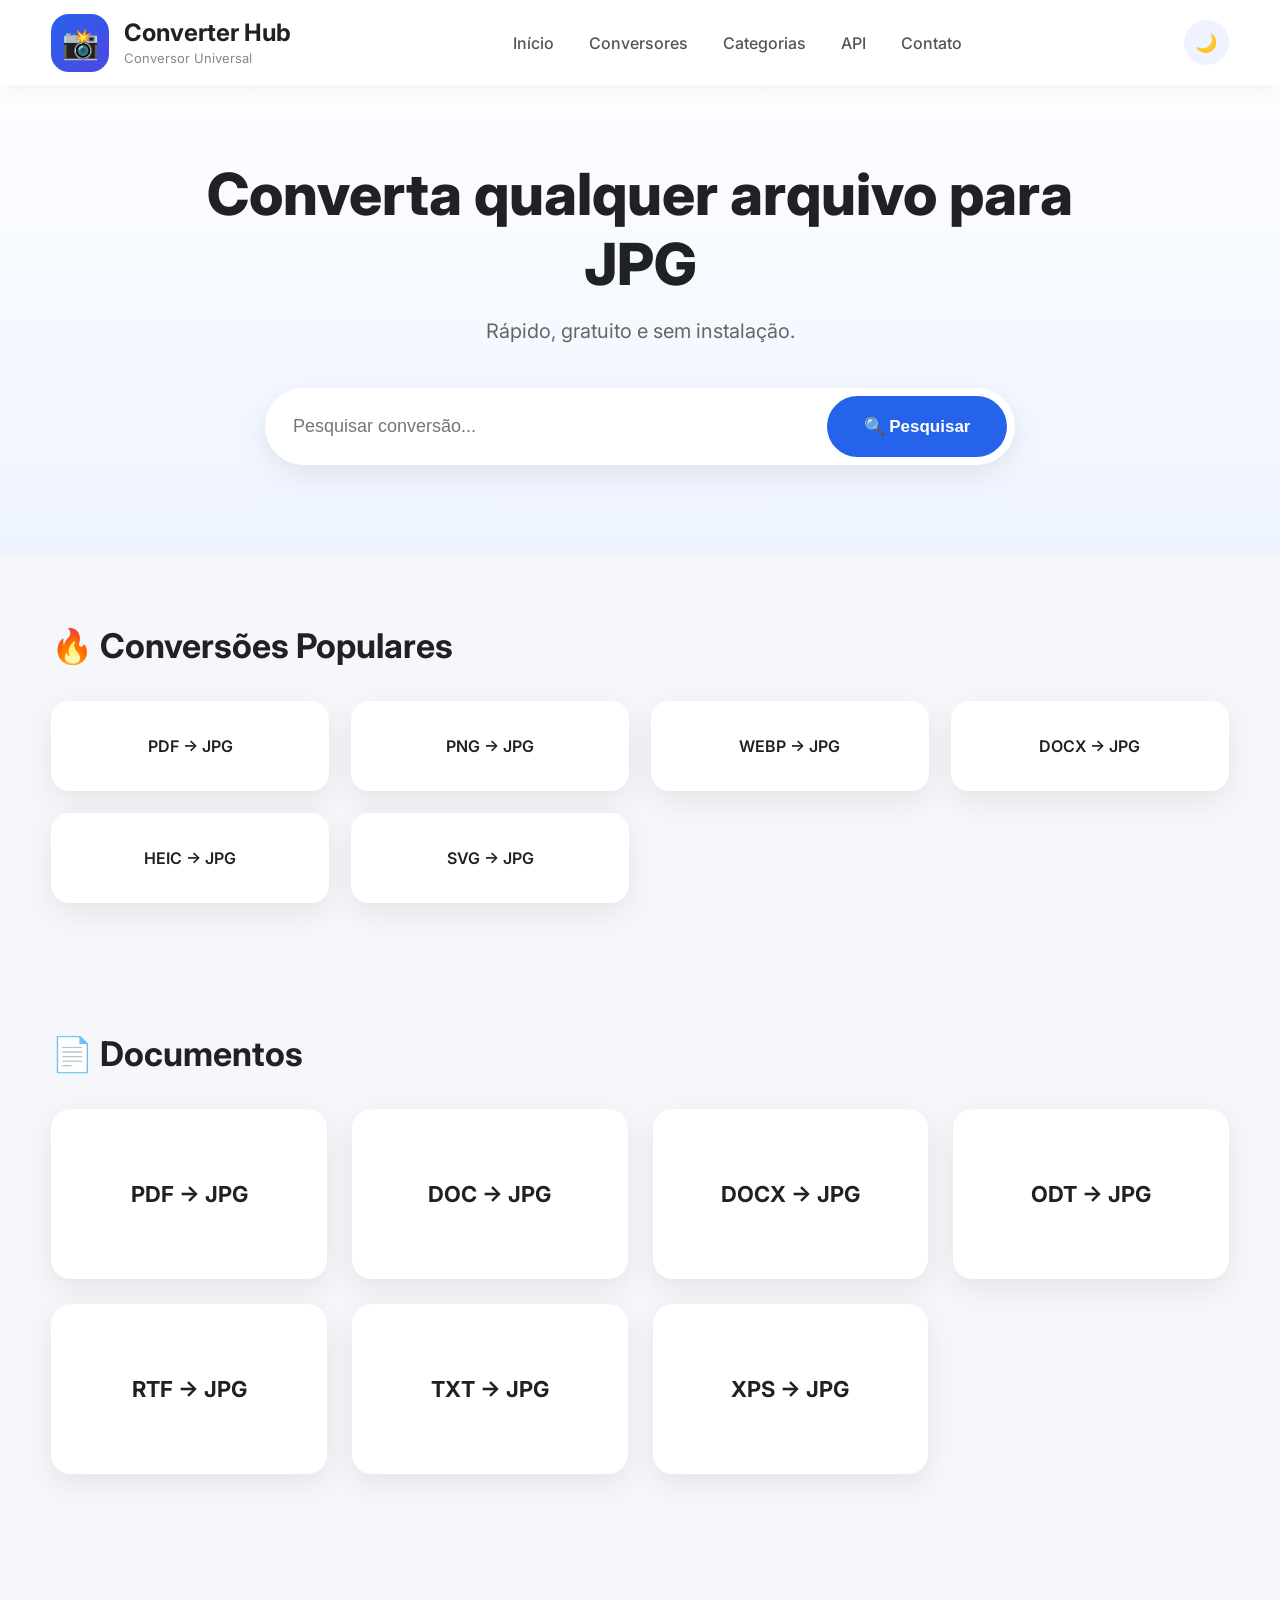
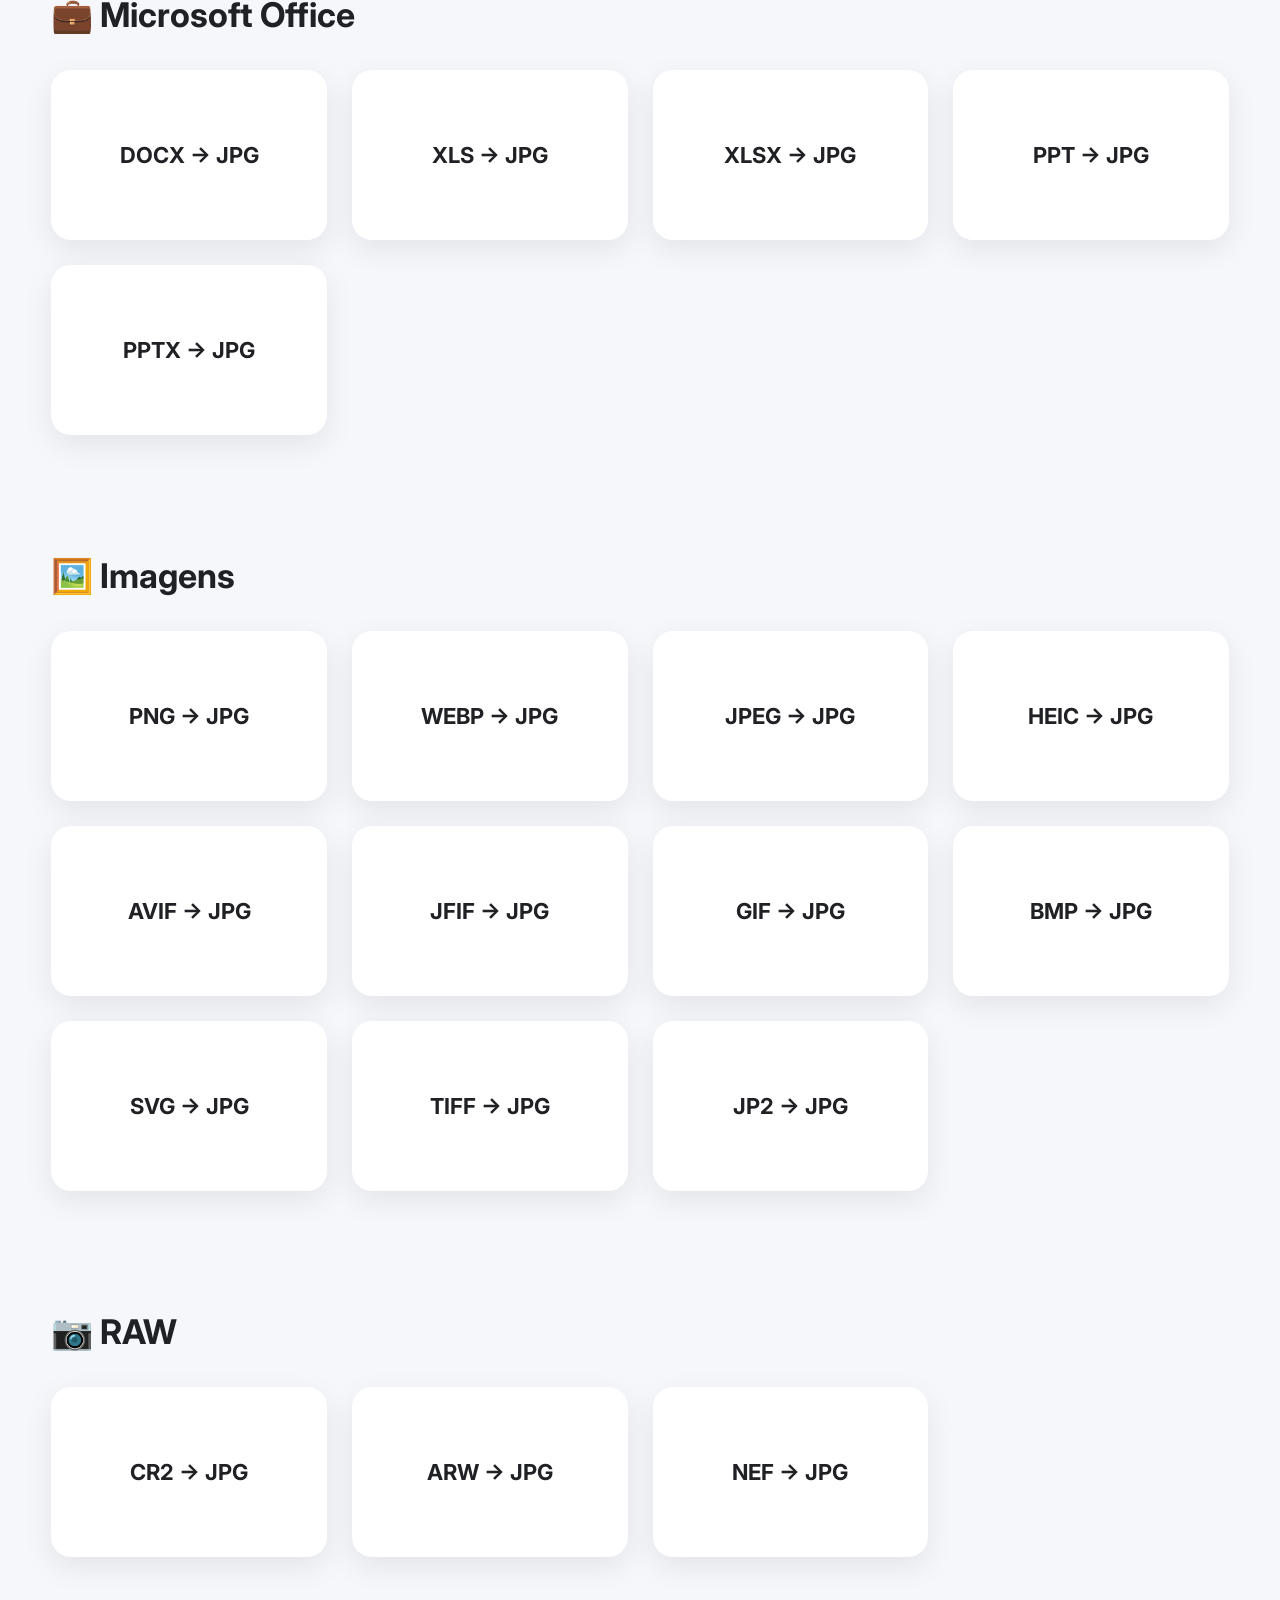
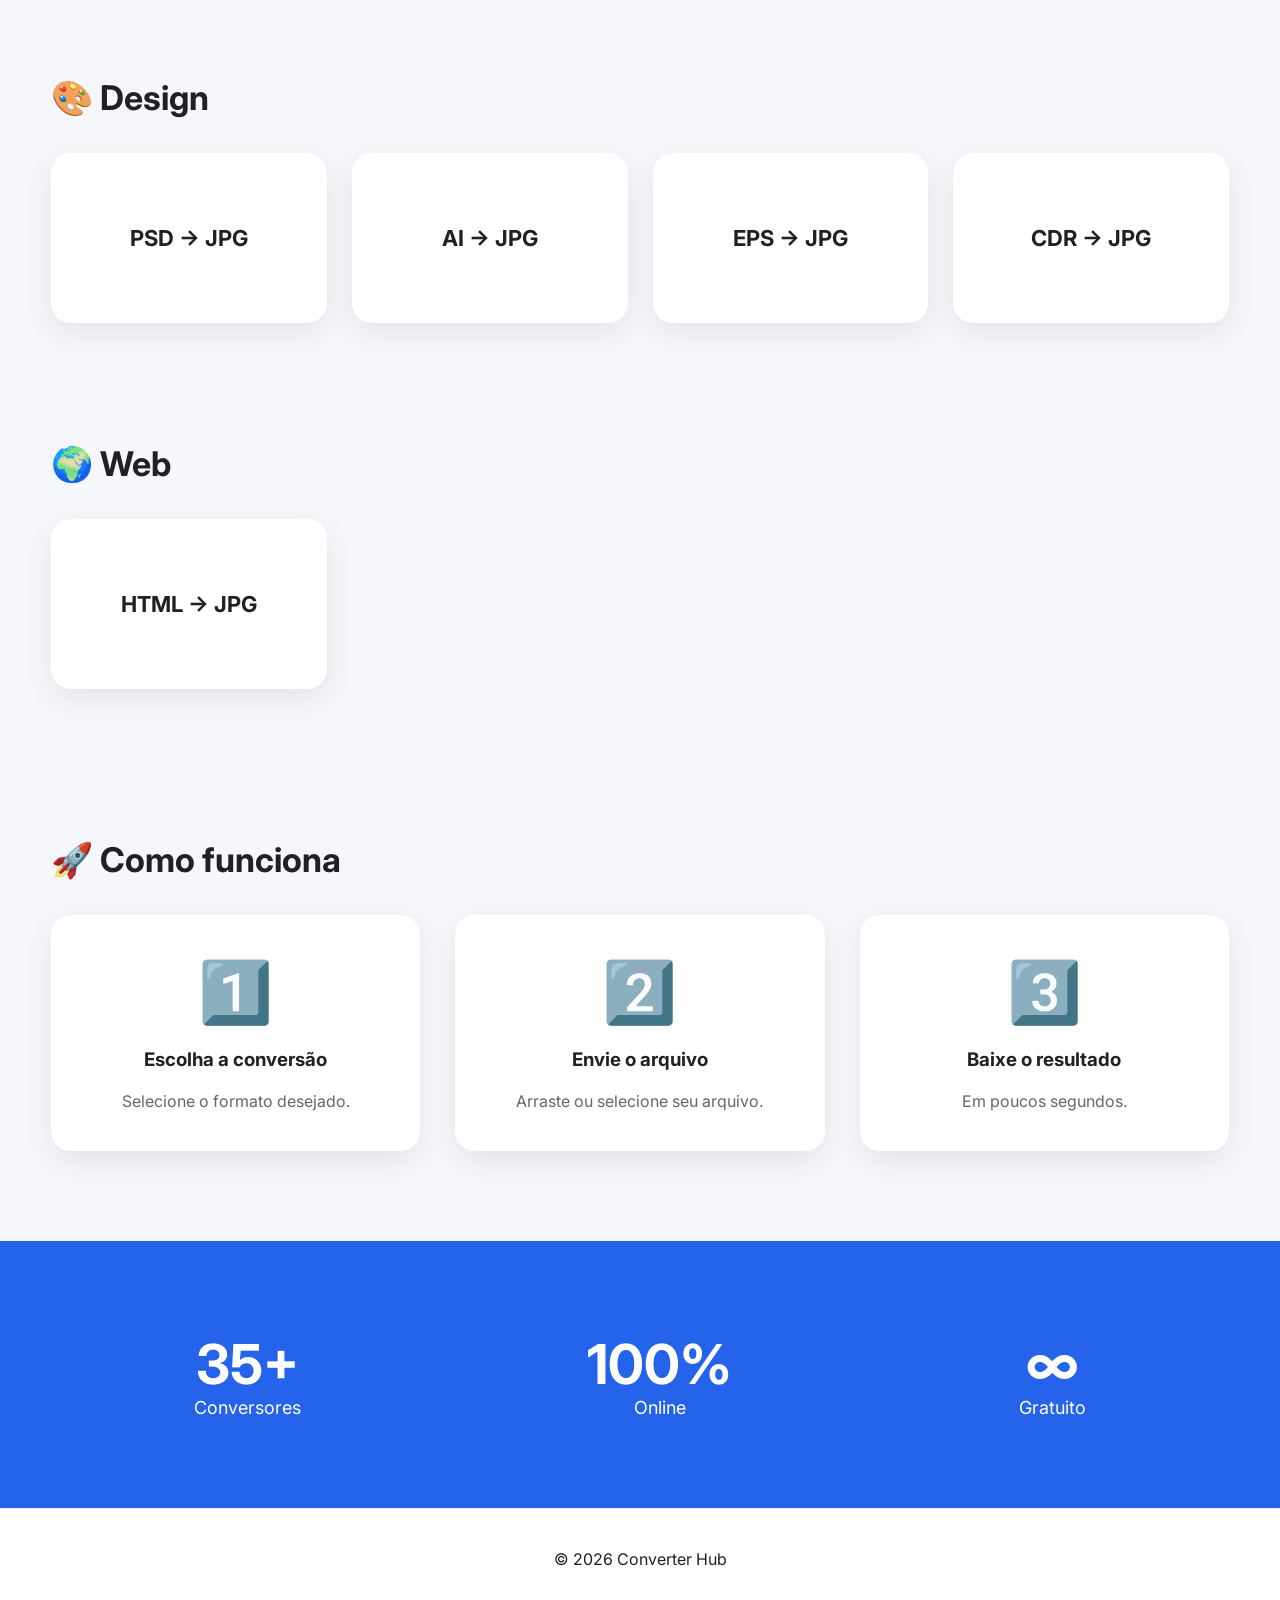
<file: index.html>
<!DOCTYPE html>
<html lang="pt-BR">

<head>

    <meta charset="UTF-8">

    <meta name="viewport"
          content="width=device-width, initial-scale=1.0">

    <title>Converter Hub</title>

    <meta name="description"
          content="Converta documentos, imagens e arquivos online de forma rápida e gratuita.">

    <link rel="preconnect"
          href="https://fonts.googleapis.com">

    <link rel="preconnect"
          href="https://fonts.gstatic.com"
          crossorigin>

    <link href="https://fonts.googleapis.com/css2?family=Inter:wght@300;400;500;600;700;800&display=swap"
          rel="stylesheet">

    <link rel="stylesheet"
          href="css/style.css">

</head>

<body>

    <!-- ================= HEADER ================= -->

    <header class="header">

        <div class="container">

            <a href="#"
               class="logo">

                <div class="logo-icon">

                    📸

                </div>

                <div>

                    <h2>Converter Hub</h2>

                    <span>Conversor Universal</span>

                </div>

            </a>

            <nav>

                <ul>

                    <li><a href="#">Início</a></li>

                    <li><a href="#">Conversores</a></li>

                    <li><a href="#">Categorias</a></li>

                    <li><a href="#">API</a></li>

                    <li><a href="#">Contato</a></li>

                </ul>

            </nav>

            <button id="themeToggle">

                🌙

            </button>

        </div>

    </header>

    <!-- ================= HERO ================= -->

    <section class="hero">

        <div class="container hero-content">

            <h1>

                Converta qualquer arquivo para JPG

            </h1>

            <p>

                Rápido, gratuito e sem instalação.

            </p>

            <div class="search-box">

                <input

                    id="searchInput"

                    type="text"

                    placeholder="Pesquisar conversão...">

                <button>

                    🔍 Pesquisar

                </button>

            </div>

        </div>

    </section>

    <!-- ================= POPULARES ================= -->

    <section class="popular">

        <div class="container">

            <div class="section-title">

                🔥 Conversões Populares

            </div>

            <div class="popular-grid">

    <div class="popular-card" data-converter="pdf-to-jpg">PDF → JPG</div>

    <div class="popular-card" data-converter="png-to-jpg">PNG → JPG</div>

    <div class="popular-card" data-converter="webp-to-jpg">WEBP → JPG</div>

    <div class="popular-card" data-converter="docx-to-jpg">DOCX → JPG</div>

    <div class="popular-card" data-converter="heic-to-jpg">HEIC → JPG</div>

    <div class="popular-card" data-converter="svg-to-jpg">SVG → JPG</div>

</div>

        </div>

    </section>

    <!-- ================= DOCUMENTOS ================= -->

    <section class="category">

        <div class="container">

            <div class="section-title">

                📄 Documentos

            </div>

           <div class="converter-grid">

    <div class="converter-card" data-converter="pdf-to-jpg">PDF → JPG</div>

    <div class="converter-card" data-converter="doc-to-jpg">DOC → JPG</div>

    <div class="converter-card" data-converter="docx-to-jpg">DOCX → JPG</div>

    <div class="converter-card" data-converter="odt-to-jpg">ODT → JPG</div>

    <div class="converter-card" data-converter="rtf-to-jpg">RTF → JPG</div>

    <div class="converter-card" data-converter="txt-to-jpg">TXT → JPG</div>

    <div class="converter-card" data-converter="xps-to-jpg">XPS → JPG</div>

</div>

        </div>

    </section>

    <!-- ================= OFFICE ================= -->

    <section class="category">

        <div class="container">

            <div class="section-title">

                💼 Microsoft Office

            </div>

            <div class="converter-grid">

    <div class="converter-card" data-converter="docx-to-jpg">DOCX → JPG</div>

    <div class="converter-card" data-converter="xls-to-jpg">XLS → JPG</div>

    <div class="converter-card" data-converter="xlsx-to-jpg">XLSX → JPG</div>

    <div class="converter-card" data-converter="ppt-to-jpg">PPT → JPG</div>

    <div class="converter-card" data-converter="pptx-to-jpg">PPTX → JPG</div>

</div>

        </div>

    </section>

    <!-- ================= IMAGENS ================= -->

    <section class="category">

        <div class="container">

            <div class="section-title">

                🖼️ Imagens

            </div>

            <div class="converter-grid">

    <div class="converter-card" data-converter="png-to-jpg">PNG → JPG</div>

    <div class="converter-card" data-converter="webp-to-jpg">WEBP → JPG</div>

    <div class="converter-card" data-converter="jpeg-to-jpg">JPEG → JPG</div>

    <div class="converter-card" data-converter="heic-to-jpg">HEIC → JPG</div>

    <div class="converter-card" data-converter="avif-to-jpg">AVIF → JPG</div>

    <div class="converter-card" data-converter="jfif-to-jpg">JFIF → JPG</div>

    <div class="converter-card" data-converter="gif-to-jpg">GIF → JPG</div>

    <div class="converter-card" data-converter="bmp-to-jpg">BMP → JPG</div>

    <div class="converter-card" data-converter="svg-to-jpg">SVG → JPG</div>

    <div class="converter-card" data-converter="tiff-to-jpg">TIFF → JPG</div>

    <div class="converter-card" data-converter="jp2-to-jpg">JP2 → JPG</div>

</div>

        </div>

    </section>

    <!-- ================= RAW ================= -->

    <section class="category">

        <div class="container">

            <div class="section-title">

                📷 RAW

            </div>

            <div class="converter-grid">

    <div class="converter-card" data-converter="cr2-to-jpg">CR2 → JPG</div>

    <div class="converter-card" data-converter="arw-to-jpg">ARW → JPG</div>

    <div class="converter-card" data-converter="nef-to-jpg">NEF → JPG</div>

</div>
        </div>

    </section>

    <!-- ================= DESIGN ================= -->

    <section class="category">

        <div class="container">

            <div class="section-title">

                🎨 Design

            </div>

            <div class="converter-grid">

    <div class="converter-card" data-converter="psd-to-jpg">PSD → JPG</div>

    <div class="converter-card" data-converter="ai-to-jpg">AI → JPG</div>

    <div class="converter-card" data-converter="eps-to-jpg">EPS → JPG</div>

    <div class="converter-card" data-converter="cdr-to-jpg">CDR → JPG</div>

</div>
        </div>

    </section>

    <!-- ================= WEB ================= -->

    <section class="category">

        <div class="container">

            <div class="section-title">

                🌍 Web

            </div>

            <div class="converter-grid">

    <div class="converter-card" data-converter="html-to-jpg">

        HTML → JPG

    </div>

</div>

        </div>

    </section>

    <!-- ================= COMO FUNCIONA ================= -->

    <section class="how">

        <div class="container">

            <div class="section-title">

                🚀 Como funciona

            </div>

            <div class="steps">

                <div class="step">

                    <span>1️⃣</span>

                    <h3>Escolha a conversão</h3>

                    <p>

                        Selecione o formato desejado.

                    </p>

                </div>

                <div class="step">

                    <span>2️⃣</span>

                    <h3>Envie o arquivo</h3>

                    <p>

                        Arraste ou selecione seu arquivo.

                    </p>

                </div>

                <div class="step">

                    <span>3️⃣</span>

                    <h3>Baixe o resultado</h3>

                    <p>

                        Em poucos segundos.

                    </p>

                </div>

            </div>

        </div>

    </section>

    <!-- ================= ESTATÍSTICAS ================= -->

    <section class="stats">

        <div class="container">

            <div class="stat">

                <h2>35+</h2>

                <span>Conversores</span>

            </div>

            <div class="stat">

                <h2>100%</h2>

                <span>Online</span>

            </div>

            <div class="stat">

                <h2>∞</h2>

                <span>Gratuito</span>

            </div>

        </div>

    </section>

    <!-- ================= FOOTER ================= -->

    <footer>

        <div class="container">

            <p>

                © 2026 Converter Hub

            </p>

        </div>

    </footer>

    <script src="js/index.js"></script>
    <script src="js/ui.js"></script>
    <script src="js/search.js"></script>
    <script src="js/upload.js"></script>
    <script src="js/converter.js"></script>
    <script src="js/app.js"></script>

</body>

</html>
</file>
<file: css/style.css>
/* ======================================================
   CONVERTER HUB
   Style.css
   Versão 1.0
====================================================== */

/* ==========================
   RESET
========================== */

*{
    margin:0;
    padding:0;
    box-sizing:border-box;
}

html{
    scroll-behavior:smooth;
}

body{
    font-family:'Inter',sans-serif;
    background:#f5f7fb;
    color:#202124;
    overflow-x:hidden;
}

/* ==========================
   VARIÁVEIS
========================== */

:root{

    --primary:#2563eb;
    --primary-dark:#1d4ed8;

    --secondary:#0f172a;

    --success:#10b981;

    --danger:#ef4444;

    --warning:#f59e0b;

    --background:#f5f7fb;

    --surface:#ffffff;

    --card:#ffffff;

    --text:#202124;

    --text-light:#6b7280;

    --border:#e5e7eb;

    --radius:18px;

    --shadow:
        0 10px 30px rgba(0,0,0,.08);

}

/* ==========================
   CONTAINER
========================== */

.container{

    width:min(1400px,92%);

    margin:auto;

}

/* ==========================
   HEADER
========================== */

.header{

    width:100%;

    height:85px;

    position:fixed;

    top:0;

    left:0;

    background:white;

    box-shadow:0 2px 20px rgba(0,0,0,.05);

    z-index:999;

}

.header .container{

    height:100%;

    display:flex;

    justify-content:space-between;

    align-items:center;

}

.logo{

    display:flex;

    align-items:center;

    gap:15px;

    text-decoration:none;

    color:inherit;

}

.logo-icon{

    width:58px;

    height:58px;

    border-radius:18px;

    display:flex;

    justify-content:center;

    align-items:center;

    background:linear-gradient(135deg,#2563eb,#4f46e5);

    font-size:30px;

    color:white;

}

.logo h2{

    font-size:24px;

    font-weight:700;

}

.logo span{

    color:#888;

    font-size:13px;

}

nav ul{

    display:flex;

    gap:35px;

    list-style:none;

}

nav a{

    text-decoration:none;

    color:#555;

    font-weight:500;

    transition:.3s;

}

nav a:hover{

    color:var(--primary);

}

#themeToggle{

    width:45px;

    height:45px;

    border:none;

    border-radius:50%;

    cursor:pointer;

    background:#eef3ff;

    font-size:18px;

    transition:.3s;

}

#themeToggle:hover{

    transform:rotate(20deg);

}

/* ==========================
   HERO
========================== */

.hero{

    padding-top:160px;

    padding-bottom:90px;

    background:

    linear-gradient(

    180deg,

    #ffffff,

    #eef4ff

    );

}

.hero-content{

    display:flex;

    flex-direction:column;

    align-items:center;

    text-align:center;

}

.hero h1{

    font-size:58px;

    max-width:900px;

    font-weight:800;

    line-height:1.2;

}

.hero p{

    margin-top:20px;

    color:#666;

    font-size:20px;

}

.search-box{

    margin-top:45px;

    width:100%;

    max-width:750px;

    display:flex;

    background:white;

    border-radius:70px;

    padding:8px;

    box-shadow:var(--shadow);

}

.search-box input{

    flex:1;

    border:none;

    outline:none;

    padding:20px;

    font-size:18px;

    background:none;

}

.search-box button{

    width:180px;

    border:none;

    cursor:pointer;

    border-radius:60px;

    background:var(--primary);

    color:white;

    font-size:17px;

    font-weight:600;

    transition:.3s;

}

.search-box button:hover{

    background:var(--primary-dark);

}

/* ==========================
   SECTION TITLE
========================== */

.section-title{

    font-size:34px;

    font-weight:700;

    margin-bottom:35px;

}

/* ==========================
   POPULARES
========================== */

.popular{

    padding:70px 0;

}

.popular-grid{

    display:grid;

    grid-template-columns:

    repeat(auto-fill,minmax(220px,1fr));

    gap:22px;

}

.popular-card{

    background:white;

    padding:35px;

    border-radius:18px;

    text-align:center;

    font-weight:600;

    cursor:pointer;

    box-shadow:var(--shadow);

    transition:.35s;

}

.popular-card:hover{

    transform:translateY(-8px);

}

/* ==========================
   CATEGORIAS
========================== */

.category{

    padding:60px 0;

}

.converter-grid{

    display:grid;

    grid-template-columns:

    repeat(auto-fill,minmax(220px,1fr));

    gap:25px;

}

/* ==========================
   CARD
========================== */

.converter-card{

    background:white;

    border-radius:20px;

    padding:35px;

    cursor:pointer;

    box-shadow:var(--shadow);

    transition:.35s;

    position:relative;

    overflow:hidden;

    display:flex;

    justify-content:center;

    align-items:center;

    text-align:center;

    min-height:170px;

    font-size:22px;

    font-weight:700;

}

.converter-card::before{

    content:"";

    position:absolute;

    top:0;

    left:-100%;

    width:100%;

    height:100%;

    background:

    linear-gradient(

    90deg,

    transparent,

    rgba(255,255,255,.5),

    transparent

    );

    transition:.6s;

}

.converter-card:hover::before{

    left:120%;

}

.converter-card:hover{

    transform:translateY(-10px);

    box-shadow:

    0 25px 45px rgba(0,0,0,.12);

}

/* ==========================
   HOW
========================== */

.how{

    padding:90px 0;

}

.steps{

    display:grid;

    grid-template-columns:

    repeat(3,1fr);

    gap:35px;

}

.step{

    background:white;

    border-radius:20px;

    padding:40px;

    text-align:center;

    box-shadow:var(--shadow);

}

.step span{

    font-size:60px;

}

.step h3{

    margin:20px 0;

}

.step p{

    color:#666;

}

/* ==========================
   STATS
========================== */

.stats{

    background:#2563eb;

    padding:90px 0;

}

.stats .container{

    display:flex;

    justify-content:space-around;

}

.stat{

    text-align:center;

    color:white;

}

.stat h2{

    font-size:55px;

}

.stat span{

    font-size:18px;

}

/* ==========================
   FOOTER
========================== */

footer{

    padding:40px;

    text-align:center;

    background:white;

    border-top:1px solid #eee;

}

/* ==========================
   RESPONSIVO
========================== */

@media(max-width:1100px){

nav{

display:none;

}

.hero h1{

font-size:42px;

}

.steps{

grid-template-columns:1fr;

}

.stats .container{

flex-direction:column;

gap:40px;

}

}

@media(max-width:700px){

.hero{

padding-top:130px;

}

.hero h1{

font-size:34px;

}

.search-box{

flex-direction:column;

border-radius:25px;

}

.search-box button{

width:100%;

height:60px;

}

.section-title{

font-size:26px;

}

.converter-grid{

grid-template-columns:1fr;

}

.popular-grid{

grid-template-columns:1fr;

}

}

body.dark{

    background:#0f172a;

    color:white;

}

body.dark .header{

    background:#1e293b;

}

body.dark .converter-card{

    background:#1e293b;

    color:white;

}

body.dark .popular-card{

    background:#1e293b;

    color:white;

}

body.dark footer{

    background:#1e293b;

}

body.dark input{

    background:#334155;

    color:white;

}

body.dark nav a{

    color:white;

}

/*==========================
 DARK MODE
===========================*/

body.dark{

    background:#0f172a;

    color:white;

}

body.dark .header{

    background:#162133;

}

body.dark nav a{

    color:white;

}

body.dark .hero{

    background:linear-gradient(
        180deg,
        #162133,
        #0f172a
    );

}

body.dark .converter-card{

    background:#1e293b;

    color:white;

}

body.dark .popular-card{

    background:#1e293b;

    color:white;

}

body.dark .step{

    background:#1e293b;

    color:white;

}

body.dark footer{

    background:#162133;

    color:white;

}

body.dark input{

    background:#26364f;

    color:white;

}

body.dark input::placeholder{

    color:#c7c7c7;

}
</file>
